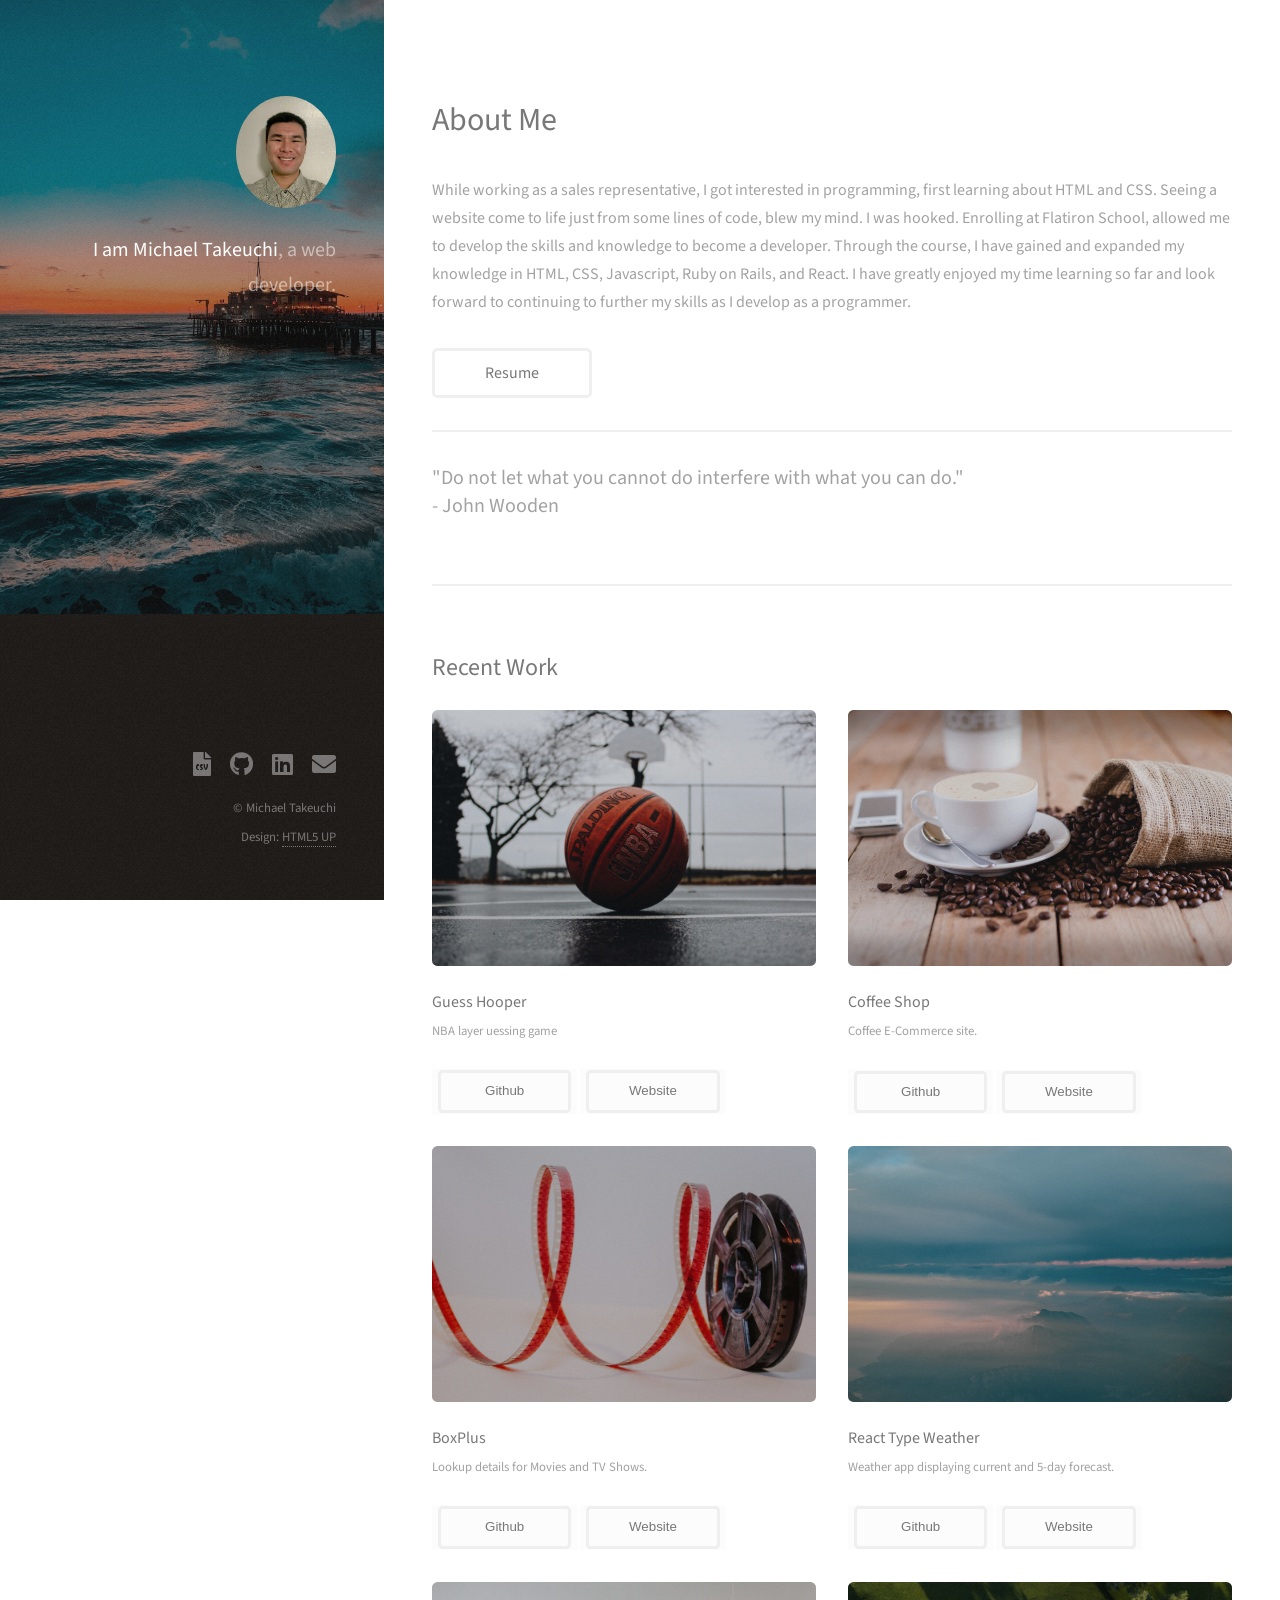
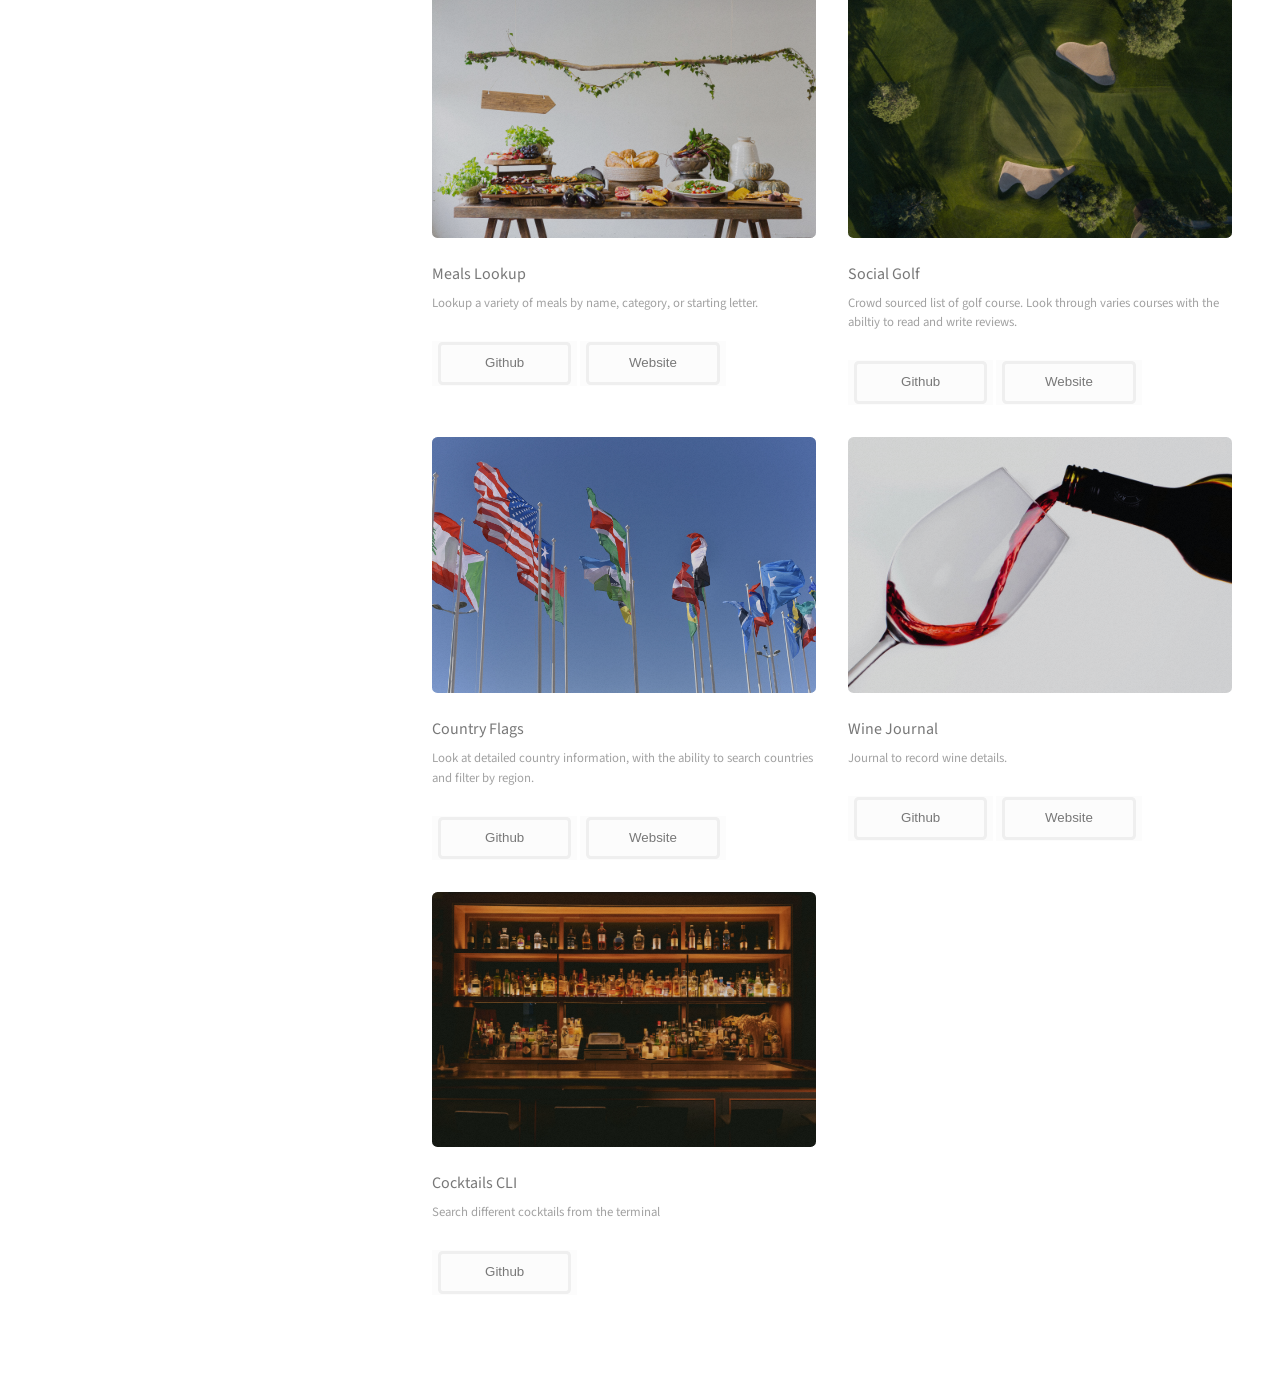
<file: index.html>
<!DOCTYPE html>

<html>
  <head>
    <title>Michael Takeuchi Portfolio</title>
    <meta charset="utf-8" />
    <meta
      name="viewport"
      content="width=device-width, initial-scale=1, user-scalable=no"
    />
    <link rel="stylesheet" href="assets/css/main.css" />
  </head>
  <body class="is-preload">
    <!-- Header -->
    <header id="header">
      <div class="inner">
        <a href="#" class="image avatar"
          ><img src="images/self-img.png" alt=""
        /></a>
        <h1>
          <strong>I am Michael Takeuchi</strong>,<br />
          a web developer.<br />
        </h1>
      </div>
    </header>

    <!-- Main -->
    <div id="main">
      <!-- One -->
      <section id="one">
        <header class="major">
          <h2>About Me</h2>
        </header>
        <p>
          While working as a sales representative, I got interested in programming, first learning about HTML and CSS. Seeing a website come to life just from some lines of code, blew my mind. I was hooked. Enrolling at Flatiron School, allowed me to develop the skills and knowledge to become a developer. Through the course, I have gained and expanded my knowledge in HTML, CSS, Javascript, Ruby on Rails, and React. I have greatly enjoyed my time learning so far and look forward to continuing to further my skills as I develop as a programmer.
        </p>

        <ul class="actions">
          <li>
            <a href="assets/pdfs/Michael-Takeuchi-Resume.pdf" class="button" target="_blank">Resume</a>
          </li>
        </ul>
      </section>

      <!-- Four -->
      <div>
        <hr />
        <p class="quote">
          "Do not let what you cannot do interfere with what you can do."<br />
          - John Wooden
        </p>
      </div>

      <!-- Two -->
      <section id="two">
        <h2>Recent Work</h2>
        <div class="row">
          <article class="col-6 col-12-xsmall work-item">
            <a href="images/basketball-court.jpg" class="image fit thumb"
              ><img src="images/basketball-court.jpg" alt="" class="preview"
            /></a>
            <h3>Guess Hooper</h3>
            <p>NBA layer uessing game</p>
			      <br />
            <button>
              <a
                href="https://github.com/mmtakeuchi/guess-hooper"
                target="_blank"
                class="button"
                >Github</a
              >
            </button>
            <button>
              <a
                href="https://guess-hooper.netlify.app/"
                target="_blank"
                class="button"
                >Website</a
              >
            </button>
          </article>
          <article class="col-6 col-12-xsmall work-item">
            <a href="images/coffee.jpg" class="image fit thumb"
              ><img src="images/coffee.jpg" alt="" class="preview"
            /></a>
            <h3>Coffee Shop</h3>
            <p>Coffee E-Commerce site.</p>
			      <br />
            <button>
              <a
                href="https://github.com/mmtakeuchi/coffeeMERN"
                target="_blank"
                class="button"
                >Github</a
              >
            </button>
            <button>
              <a
                href="https://radiant-plateau-95041.herokuapp.com/"
                target="_blank"
                class="button"
                >Website</a
              >
            </button>
          </article>
          <article class="col-6 col-12-xsmall work-item">
            <a href="images/film.jpg" class="image fit thumb"
              ><img src="images/film.jpg" alt="" class="preview"
            /></a>
            <h3>BoxPlus</h3>
            <p>Lookup details for Movies and TV Shows.</p>
			      <br />
            <button>
              <a
                href="https://github.com/mmtakeuchi/boxplus"
                target="_blank"
                class="button"
                >Github</a
              >
            </button>
            <button>
              <a
                href="https://boxplus.netlify.app/"
                target="_blank"
                class="button"
                >Website</a
              >
            </button>
          </article>
          <article class="col-6 col-12-xsmall work-item">
            <a href="images/sky_background.jpg" class="image fit thumb"
              ><img src="images/sky_background.jpg" alt="" class="preview"
            /></a>
            <h3>React Type Weather</h3>
            <p>Weather app displaying current and 5-day forecast.</p>
			<br />
            <button>
              <a
                href="https://github.com/mmtakeuchi/type-weather"
                target="_blank"
                class="button"
                >Github</a
              >
            </button>
            <button>
              <a
                href="https://react-type-weather.netlify.app/"
                target="_blank"
                class="button"
                >Website</a
              >
            </button>
          </article>
          <article class="col-6 col-12-xsmall work-item">
            <a href="images/food-table.jpg" class="image fit thumb"
              ><img src="images/food-table.jpg" alt="" class="preview"
            /></a>
            <h3>Meals Lookup</h3>
            <p>
              Lookup a variety of meals by name, category, or starting letter.
            </p>
			      <br />
            <button>
              <a
                href="https://github.com/mmtakeuchi/meals-db"
                target="_blank"
                class="button"
                >Github</a
              >
            </button>
            <button>
              <a
                href="https://meals-lookup-react.netlify.app/"
                target="_blank"
                class="button"
                >Website</a
              >
            </button>
          </article>
          <article class="col-6 col-12-xsmall work-item">
            <a href="images/golf.jpg" class="image fit thumb"
              ><img src="images/golf.jpg" alt="" class="preview"
            /></a>
            <h3>Social Golf</h3>
            <p>
              Crowd sourced list of golf course. Look through varies courses
              with the abiltiy to read and write reviews.
            </p>
			<br />
            <button>
              <a
                href="https://github.com/mmtakeuchi/yelp_golf"
                target="_blank"
                class="button"
                >Github</a
              >
            </button>
            <button>
              <a
                href="https://salty-spire-23187.herokuapp.com/"
                target="_blank"
                class="button"
                >Website</a
              >
            </button>
          </article>
          <article class="col-6 col-12-xsmall work-item">
            <a href="images/country-flags.jpg" class="image fit thumb"
              ><img src="images/country-flags.jpg" alt="" class="preview"
            /></a>
            <h3>Country Flags</h3>
            <p>Look at detailed country information, with the ability to search countries and filter by region.</p>
			<br />
            <button>
              <a
                href="https://github.com/mmtakeuchi/rest_countries_api_fm"
                target="_blank"
                class="button"
                >Github</a
              >
            </button>
            <button>
              <a
                href="https://country-flags-react.netlify.app/"
                target="_blank"
                class="button"
                >Website</a
              >
            </button>
          </article>
          <article class="col-6 col-12-xsmall work-item">
            <a href="images/wine-pour.jpg" class="image fit thumb">
              <img src="images/wine-pour.jpg" alt="" class="preview"
            /></a>
            <h3>Wine Journal</h3>
            <p>Journal to record wine details.</p>
            <br />
            <button>
              <a
                href="https://github.com/mmtakeuchi/wine-client"
                target="_blank"
                class="button"
                >Github</a
              >
            </button>
            <button>
              <a
                href="https://wine-journal-client.herokuapp.com/"
                target="_blank"
                class="button"
                >Website</a
              >
            </button>
          </article>
          <article class="col-6 col-12-xsmall work-item">
            <a href="images/backbar.jpg" class="image fit thumb"
              ><img src="images/backbar.jpg" alt="" class="preview"
            /></a>
            <h3>Cocktails CLI</h3>
            <p>Search different cocktails from the terminal</p>
			<br />
            <button>
              <a
                href="https://github.com/mmtakeuchi/flat_cocktails"
                target="_blank"
                class="button"
                >Github</a
              >
            </button>

          </article>
        </div>
        <!-- <ul class="actions">
          <li><a href="#" class="button">Full Portfolio</a></li>
        </ul> -->
      </section>

      <!-- Three -->
      <!-- <section id="three">
        <h2>Get In Touch</h2>
        <p>
          Accumsan pellentesque commodo blandit enim arcu non at amet id arcu
          magna. Accumsan orci faucibus id eu lorem semper nunc nisi lorem
          vulputate lorem neque lorem ipsum dolor.
        </p>
        <div class="row">
          <div class="col-8 col-12-small">
            <form method="post" action="#">
              <div class="row gtr-uniform gtr-50">
                <div class="col-6 col-12-xsmall">
                  <input type="text" name="name" id="name" placeholder="Name" />
                </div>
                <div class="col-6 col-12-xsmall">
                  <input
                    type="email"
                    name="email"
                    id="email"
                    placeholder="Email"
                  />
                </div>
                <div class="col-12">
                  <textarea
                    name="message"
                    id="message"
                    placeholder="Message"
                    rows="4"
                  ></textarea>
                </div>
              </div>
            </form>
            <ul class="actions">
              <li><input type="submit" value="Send Message" /></li>
            </ul>
          </div>
          <div class="col-4 col-12-small">
            <ul class="labeled-icons">
              <li>
                <h3 class="icon solid fa-home">
                  <span class="label">Address</span>
                </h3>
                1234 Somewhere Rd.<br />
                Nashville, TN 00000<br />
                United States
              </li>
              <li>
                <h3 class="icon solid fa-mobile-alt">
                  <span class="label">Phone</span>
                </h3>
              </li>
              <li>
                <h3 class="icon solid fa-envelope">
                  <span class="label">Email</span>
                </h3>
                <a href="#">hello@untitled.tld</a>
              </li>
            </ul>
          </div>
        </div>
      </section> -->

    <!-- Footer -->
    <footer id="footer">
      <div class="inner">
        <ul class="icons">
          <li>
            <a href="assets/pdfs/Michael-Takeuchi-Resume.pdf" class="icon solid fa-file-csv" target="_blank"
              ><span class="label">Resume</span></a
            >
          </li>
          <li>
            <a
              href="https://github.com/mmtakeuchi"
              class="icon brands fa-github"
              ><span class="label">Github</span></a
            >
          </li>
          <li>
            <a
              href="https://www.linkedin.com/in/michaeltakeuchi/"
              class="icon brands fa-linkedin"
              ><span class="label">LinkedIn</span></a
            >
          </li>
          <li>
            <a href="mailto:mikemtaki@gmail.com" class="icon solid fa-envelope"
              ><span class="label">Email</span></a
            >
          </li>
        </ul>
        <ul class="copyright">
          <li>&copy; Michael Takeuchi</li>
          <li>Design: <a href="http://html5up.net">HTML5 UP</a></li>
        </ul>
      </div>
    </footer>

    <!-- Scripts -->
    <script src="assets/js/jquery.min.js"></script>
    <script src="assets/js/jquery.poptrox.min.js"></script>
    <script src="assets/js/browser.min.js"></script>
    <script src="assets/js/breakpoints.min.js"></script>
    <script src="assets/js/util.js"></script>
    <script src="assets/js/main.js"></script>
  </body>
</html>
</file>
<file: assets/css/main.css>
@import url("fontawesome-all.min.css");
@import url("https://fonts.googleapis.com/css?family=Source+Sans+Pro:400,400italic");

/*
	Strata by HTML5 UP
	html5up.net | @ajlkn
	Free for personal and commercial use under the CCA 3.0 license (html5up.net/license)
*/

html,
body,
div,
span,
applet,
object,
iframe,
h1,
h2,
h3,
h4,
h5,
h6,
p,
blockquote,
pre,
a,
abbr,
acronym,
address,
big,
cite,
code,
del,
dfn,
em,
img,
ins,
kbd,
q,
s,
samp,
small,
strike,
strong,
sub,
sup,
tt,
var,
b,
u,
i,
center,
dl,
dt,
dd,
ol,
ul,
li,
fieldset,
form,
label,
legend,
table,
caption,
tbody,
tfoot,
thead,
tr,
th,
td,
article,
aside,
canvas,
details,
embed,
figure,
figcaption,
footer,
header,
hgroup,
menu,
nav,
output,
ruby,
section,
summary,
time,
mark,
audio,
video {
  margin: 0;
  padding: 0;
  border: 0;
  font-size: 100%;
  font: inherit;
  vertical-align: baseline;
}

article,
aside,
details,
figcaption,
figure,
footer,
header,
hgroup,
menu,
nav,
section {
  display: block;
}

body {
  line-height: 1;
}

ol,
ul {
  list-style: none;
}

blockquote,
q {
  quotes: none;
}

blockquote:before,
blockquote:after,
q:before,
q:after {
  content: "";
  content: none;
}

table {
  border-collapse: collapse;
  border-spacing: 0;
}

body {
  -webkit-text-size-adjust: none;
}

mark {
  background-color: transparent;
  color: inherit;
}

input::-moz-focus-inner {
  border: 0;
  padding: 0;
}

input,
select,
textarea {
  -moz-appearance: none;
  -webkit-appearance: none;
  -ms-appearance: none;
  appearance: none;
}

/* Basic */

html {
  box-sizing: border-box;
}

*,
*:before,
*:after {
  box-sizing: inherit;
}

body {
  background: #fff;
}

body.is-preload *,
body.is-preload *:before,
body.is-preload *:after {
  -moz-animation: none !important;
  -webkit-animation: none !important;
  -ms-animation: none !important;
  animation: none !important;
  -moz-transition: none !important;
  -webkit-transition: none !important;
  -ms-transition: none !important;
  transition: none !important;
}

body,
input,
select,
textarea {
  color: #a2a2a2;
  font-family: "Source Sans Pro", Helvetica, sans-serif;
  font-size: 16pt;
  font-weight: 400;
  line-height: 1.75em;
}

a {
  -moz-transition: color 0.2s ease-in-out, border-color 0.2s ease-in-out;
  -webkit-transition: color 0.2s ease-in-out, border-color 0.2s ease-in-out;
  -ms-transition: color 0.2s ease-in-out, border-color 0.2s ease-in-out;
  transition: color 0.2s ease-in-out, border-color 0.2s ease-in-out;
  border-bottom: dotted 1px;
  color: #49bf9d;
  text-decoration: none;
}

a:hover {
  border-bottom-color: transparent;
  color: #49bf9d !important;
  text-decoration: none;
}

strong,
b {
  color: #787878;
  font-weight: 400;
}

em,
i {
  font-style: italic;
}

p {
  margin: 0 0 2em 0;
}

h1,
h2,
h3,
h4,
h5,
h6 {
  color: #787878;
  font-weight: 400;
  line-height: 1em;
  margin: 0 0 1em 0;
}

h1 a,
h2 a,
h3 a,
h4 a,
h5 a,
h6 a {
  color: inherit;
  text-decoration: none;
}

h1 {
  font-size: 2em;
  line-height: 1.5em;
}

h2 {
  font-size: 1.5em;
  line-height: 1.5em;
}

h3 {
  font-size: 1.25em;
  line-height: 1.5em;
}

h4 {
  font-size: 1.1em;
  line-height: 1.5em;
}

h5 {
  font-size: 0.9em;
  line-height: 1.5em;
}

h6 {
  font-size: 0.7em;
  line-height: 1.5em;
}

sub {
  font-size: 0.8em;
  position: relative;
  top: 0.5em;
}

sup {
  font-size: 0.8em;
  position: relative;
  top: -0.5em;
}

hr {
  border: 0;
  border-bottom: solid 2px #efefef;
  margin: 2em 0;
}

hr.major {
  margin: 3em 0;
}

blockquote {
  border-left: solid 6px #efefef;
  font-style: italic;
  margin: 0 0 2em 0;
  padding: 0.5em 0 0.5em 1.5em;
}

code {
  background: #f7f7f7;
  border-radius: 0.35em;
  border: solid 2px #efefef;
  font-family: "Courier New", monospace;
  font-size: 0.9em;
  margin: 0 0.25em;
  padding: 0.25em 0.65em;
}

pre {
  -webkit-overflow-scrolling: touch;
  font-family: "Courier New", monospace;
  font-size: 0.9em;
  margin: 0 0 2em 0;
}

pre code {
  display: block;
  line-height: 1.75em;
  padding: 1em 1.5em;
  overflow-x: auto;
}

.align-left {
  text-align: left;
}

.align-center {
  text-align: center;
}

.align-right {
  text-align: right;
}

button {
  border: none;
  background: rgba(0, 0, 0, 0.01);
}

.quote {
  margin: 0;
  padding: 0;
  font-size: 1.25em;
}
/* Container */

.container {
  margin: 0 auto;
  max-width: calc(100% - 4em);
  width: 100%;
}

.container.xsmall {
  width: 25%;
}

.container.small {
  width: 50%;
}

.container.medium {
  width: 75%;
}

.container.large {
  width: 125%;
}

.container.xlarge {
  width: 150%;
}

.container.max {
  width: 100%;
}

@media screen and (max-width: 980px) {
  .container {
    width: 100% !important;
    max-width: 100% !important;
  }
}

@media screen and (max-width: 480px) {
  .container {
    max-width: calc(100% - 3em);
  }
}

/* Row */

.row {
  display: flex;
  flex-wrap: wrap;
  box-sizing: border-box;
  align-items: stretch;
}

.row > * {
  box-sizing: border-box;
}

.row.gtr-uniform > * > :last-child {
  margin-bottom: 0;
}

.row.aln-left {
  justify-content: flex-start;
}

.row.aln-center {
  justify-content: center;
}

.row.aln-right {
  justify-content: flex-end;
}

.row.aln-top {
  align-items: flex-start;
}

.row.aln-middle {
  align-items: center;
}

.row.aln-bottom {
  align-items: flex-end;
}

.row > .imp {
  order: -1;
}

.row > .col-1 {
  width: 8.33333%;
}

.row > .off-1 {
  margin-left: 8.33333%;
}

.row > .col-2 {
  width: 16.66667%;
}

.row > .off-2 {
  margin-left: 16.66667%;
}

.row > .col-3 {
  width: 25%;
}

.row > .off-3 {
  margin-left: 25%;
}

.row > .col-4 {
  width: 33.33333%;
}

.row > .off-4 {
  margin-left: 33.33333%;
}

.row > .col-5 {
  width: 41.66667%;
}

.row > .off-5 {
  margin-left: 41.66667%;
}

.row > .col-6 {
  width: 50%;
}

.row > .off-6 {
  margin-left: 50%;
}

.row > .col-7 {
  width: 58.33333%;
}

.row > .off-7 {
  margin-left: 58.33333%;
}

.row > .col-8 {
  width: 66.66667%;
}

.row > .off-8 {
  margin-left: 66.66667%;
}

.row > .col-9 {
  width: 75%;
}

.row > .off-9 {
  margin-left: 75%;
}

.row > .col-10 {
  width: 83.33333%;
}

.row > .off-10 {
  margin-left: 83.33333%;
}

.row > .col-11 {
  width: 91.66667%;
}

.row > .off-11 {
  margin-left: 91.66667%;
}

.row > .col-12 {
  width: 100%;
}

.row > .off-12 {
  margin-left: 100%;
}

.row.gtr-0 {
  margin-top: 0;
  margin-left: 0em;
}

.row.gtr-0 > * {
  padding: 0 0 0 0em;
}

.row.gtr-0.gtr-uniform {
  margin-top: 0em;
}

.row.gtr-0.gtr-uniform > * {
  padding-top: 0em;
}

.row.gtr-25 {
  margin-top: 0;
  margin-left: -0.625em;
}

.row.gtr-25 > * {
  padding: 0 0 0 0.625em;
}

.row.gtr-25.gtr-uniform {
  margin-top: -0.625em;
}

.row.gtr-25.gtr-uniform > * {
  padding-top: 0.625em;
}

.row.gtr-50 {
  margin-top: 0;
  margin-left: -1.25em;
}

.row.gtr-50 > * {
  padding: 0 0 0 1.25em;
}

.row.gtr-50.gtr-uniform {
  margin-top: -1.25em;
}

.row.gtr-50.gtr-uniform > * {
  padding-top: 1.25em;
}

.row {
  margin-top: 0;
  margin-left: -2.5em;
}

.row > * {
  padding: 0 0 0 2.5em;
}

.row.gtr-uniform {
  margin-top: -2.5em;
}

.row.gtr-uniform > * {
  padding-top: 2.5em;
}

.row.gtr-150 {
  margin-top: 0;
  margin-left: -3.75em;
}

.row.gtr-150 > * {
  padding: 0 0 0 3.75em;
}

.row.gtr-150.gtr-uniform {
  margin-top: -3.75em;
}

.row.gtr-150.gtr-uniform > * {
  padding-top: 3.75em;
}

.row.gtr-200 {
  margin-top: 0;
  margin-left: -5em;
}

.row.gtr-200 > * {
  padding: 0 0 0 5em;
}

.row.gtr-200.gtr-uniform {
  margin-top: -5em;
}

.row.gtr-200.gtr-uniform > * {
  padding-top: 5em;
}

@media screen and (max-width: 1800px) {
  .row {
    display: flex;
    flex-wrap: wrap;
    box-sizing: border-box;
    align-items: stretch;
  }

  .row > * {
    box-sizing: border-box;
  }

  .row.gtr-uniform > * > :last-child {
    margin-bottom: 0;
  }

  .row.aln-left {
    justify-content: flex-start;
  }

  .row.aln-center {
    justify-content: center;
  }

  .row.aln-right {
    justify-content: flex-end;
  }

  .row.aln-top {
    align-items: flex-start;
  }

  .row.aln-middle {
    align-items: center;
  }

  .row.aln-bottom {
    align-items: flex-end;
  }

  .row > .imp-xlarge {
    order: -1;
  }

  .row > .col-1-xlarge {
    width: 8.33333%;
  }

  .row > .off-1-xlarge {
    margin-left: 8.33333%;
  }

  .row > .col-2-xlarge {
    width: 16.66667%;
  }

  .row > .off-2-xlarge {
    margin-left: 16.66667%;
  }

  .row > .col-3-xlarge {
    width: 25%;
  }

  .row > .off-3-xlarge {
    margin-left: 25%;
  }

  .row > .col-4-xlarge {
    width: 33.33333%;
  }

  .row > .off-4-xlarge {
    margin-left: 33.33333%;
  }

  .row > .col-5-xlarge {
    width: 41.66667%;
  }

  .row > .off-5-xlarge {
    margin-left: 41.66667%;
  }

  .row > .col-6-xlarge {
    width: 50%;
  }

  .row > .off-6-xlarge {
    margin-left: 50%;
  }

  .row > .col-7-xlarge {
    width: 58.33333%;
  }

  .row > .off-7-xlarge {
    margin-left: 58.33333%;
  }

  .row > .col-8-xlarge {
    width: 66.66667%;
  }

  .row > .off-8-xlarge {
    margin-left: 66.66667%;
  }

  .row > .col-9-xlarge {
    width: 75%;
  }

  .row > .off-9-xlarge {
    margin-left: 75%;
  }

  .row > .col-10-xlarge {
    width: 83.33333%;
  }

  .row > .off-10-xlarge {
    margin-left: 83.33333%;
  }

  .row > .col-11-xlarge {
    width: 91.66667%;
  }

  .row > .off-11-xlarge {
    margin-left: 91.66667%;
  }

  .row > .col-12-xlarge {
    width: 100%;
  }

  .row > .off-12-xlarge {
    margin-left: 100%;
  }

  .row.gtr-0 {
    margin-top: 0;
    margin-left: 0em;
  }

  .row.gtr-0 > * {
    padding: 0 0 0 0em;
  }

  .row.gtr-0.gtr-uniform {
    margin-top: 0em;
  }

  .row.gtr-0.gtr-uniform > * {
    padding-top: 0em;
  }

  .row.gtr-25 {
    margin-top: 0;
    margin-left: -0.625em;
  }

  .row.gtr-25 > * {
    padding: 0 0 0 0.625em;
  }

  .row.gtr-25.gtr-uniform {
    margin-top: -0.625em;
  }

  .row.gtr-25.gtr-uniform > * {
    padding-top: 0.625em;
  }

  .row.gtr-50 {
    margin-top: 0;
    margin-left: -1.25em;
  }

  .row.gtr-50 > * {
    padding: 0 0 0 1.25em;
  }

  .row.gtr-50.gtr-uniform {
    margin-top: -1.25em;
  }

  .row.gtr-50.gtr-uniform > * {
    padding-top: 1.25em;
  }

  .row {
    margin-top: 0;
    margin-left: -2.5em;
  }

  .row > * {
    padding: 0 0 0 2.5em;
  }

  .row.gtr-uniform {
    margin-top: -2.5em;
  }

  .row.gtr-uniform > * {
    padding-top: 2.5em;
  }

  .row.gtr-150 {
    margin-top: 0;
    margin-left: -3.75em;
  }

  .row.gtr-150 > * {
    padding: 0 0 0 3.75em;
  }

  .row.gtr-150.gtr-uniform {
    margin-top: -3.75em;
  }

  .row.gtr-150.gtr-uniform > * {
    padding-top: 3.75em;
  }

  .row.gtr-200 {
    margin-top: 0;
    margin-left: -5em;
  }

  .row.gtr-200 > * {
    padding: 0 0 0 5em;
  }

  .row.gtr-200.gtr-uniform {
    margin-top: -5em;
  }

  .row.gtr-200.gtr-uniform > * {
    padding-top: 5em;
  }
}

@media screen and (max-width: 1280px) {
  .row {
    display: flex;
    flex-wrap: wrap;
    box-sizing: border-box;
    align-items: stretch;
  }

  .row > * {
    box-sizing: border-box;
  }

  .row.gtr-uniform > * > :last-child {
    margin-bottom: 0;
  }

  .row.aln-left {
    justify-content: flex-start;
  }

  .row.aln-center {
    justify-content: center;
  }

  .row.aln-right {
    justify-content: flex-end;
  }

  .row.aln-top {
    align-items: flex-start;
  }

  .row.aln-middle {
    align-items: center;
  }

  .row.aln-bottom {
    align-items: flex-end;
  }

  .row > .imp-large {
    order: -1;
  }

  .row > .col-1-large {
    width: 8.33333%;
  }

  .row > .off-1-large {
    margin-left: 8.33333%;
  }

  .row > .col-2-large {
    width: 16.66667%;
  }

  .row > .off-2-large {
    margin-left: 16.66667%;
  }

  .row > .col-3-large {
    width: 25%;
  }

  .row > .off-3-large {
    margin-left: 25%;
  }

  .row > .col-4-large {
    width: 33.33333%;
  }

  .row > .off-4-large {
    margin-left: 33.33333%;
  }

  .row > .col-5-large {
    width: 41.66667%;
  }

  .row > .off-5-large {
    margin-left: 41.66667%;
  }

  .row > .col-6-large {
    width: 50%;
  }

  .row > .off-6-large {
    margin-left: 50%;
  }

  .row > .col-7-large {
    width: 58.33333%;
  }

  .row > .off-7-large {
    margin-left: 58.33333%;
  }

  .row > .col-8-large {
    width: 66.66667%;
  }

  .row > .off-8-large {
    margin-left: 66.66667%;
  }

  .row > .col-9-large {
    width: 75%;
  }

  .row > .off-9-large {
    margin-left: 75%;
  }

  .row > .col-10-large {
    width: 83.33333%;
  }

  .row > .off-10-large {
    margin-left: 83.33333%;
  }

  .row > .col-11-large {
    width: 91.66667%;
  }

  .row > .off-11-large {
    margin-left: 91.66667%;
  }

  .row > .col-12-large {
    width: 100%;
  }

  .row > .off-12-large {
    margin-left: 100%;
  }

  .row.gtr-0 {
    margin-top: 0;
    margin-left: 0em;
  }

  .row.gtr-0 > * {
    padding: 0 0 0 0em;
  }

  .row.gtr-0.gtr-uniform {
    margin-top: 0em;
  }

  .row.gtr-0.gtr-uniform > * {
    padding-top: 0em;
  }

  .row.gtr-25 {
    margin-top: 0;
    margin-left: -0.5em;
  }

  .row.gtr-25 > * {
    padding: 0 0 0 0.5em;
  }

  .row.gtr-25.gtr-uniform {
    margin-top: -0.5em;
  }

  .row.gtr-25.gtr-uniform > * {
    padding-top: 0.5em;
  }

  .row.gtr-50 {
    margin-top: 0;
    margin-left: -1em;
  }

  .row.gtr-50 > * {
    padding: 0 0 0 1em;
  }

  .row.gtr-50.gtr-uniform {
    margin-top: -1em;
  }

  .row.gtr-50.gtr-uniform > * {
    padding-top: 1em;
  }

  .row {
    margin-top: 0;
    margin-left: -2em;
  }

  .row > * {
    padding: 0 0 0 2em;
  }

  .row.gtr-uniform {
    margin-top: -2em;
  }

  .row.gtr-uniform > * {
    padding-top: 2em;
  }

  .row.gtr-150 {
    margin-top: 0;
    margin-left: -3em;
  }

  .row.gtr-150 > * {
    padding: 0 0 0 3em;
  }

  .row.gtr-150.gtr-uniform {
    margin-top: -3em;
  }

  .row.gtr-150.gtr-uniform > * {
    padding-top: 3em;
  }

  .row.gtr-200 {
    margin-top: 0;
    margin-left: -4em;
  }

  .row.gtr-200 > * {
    padding: 0 0 0 4em;
  }

  .row.gtr-200.gtr-uniform {
    margin-top: -4em;
  }

  .row.gtr-200.gtr-uniform > * {
    padding-top: 4em;
  }
}

@media screen and (max-width: 980px) {
  .row {
    display: flex;
    flex-wrap: wrap;
    box-sizing: border-box;
    align-items: stretch;
  }

  .row > * {
    box-sizing: border-box;
  }

  .row.gtr-uniform > * > :last-child {
    margin-bottom: 0;
  }

  .row.aln-left {
    justify-content: flex-start;
  }

  .row.aln-center {
    justify-content: center;
  }

  .row.aln-right {
    justify-content: flex-end;
  }

  .row.aln-top {
    align-items: flex-start;
  }

  .row.aln-middle {
    align-items: center;
  }

  .row.aln-bottom {
    align-items: flex-end;
  }

  .row > .imp-medium {
    order: -1;
  }

  .row > .col-1-medium {
    width: 8.33333%;
  }

  .row > .off-1-medium {
    margin-left: 8.33333%;
  }

  .row > .col-2-medium {
    width: 16.66667%;
  }

  .row > .off-2-medium {
    margin-left: 16.66667%;
  }

  .row > .col-3-medium {
    width: 25%;
  }

  .row > .off-3-medium {
    margin-left: 25%;
  }

  .row > .col-4-medium {
    width: 33.33333%;
  }

  .row > .off-4-medium {
    margin-left: 33.33333%;
  }

  .row > .col-5-medium {
    width: 41.66667%;
  }

  .row > .off-5-medium {
    margin-left: 41.66667%;
  }

  .row > .col-6-medium {
    width: 50%;
  }

  .row > .off-6-medium {
    margin-left: 50%;
  }

  .row > .col-7-medium {
    width: 58.33333%;
  }

  .row > .off-7-medium {
    margin-left: 58.33333%;
  }

  .row > .col-8-medium {
    width: 66.66667%;
  }

  .row > .off-8-medium {
    margin-left: 66.66667%;
  }

  .row > .col-9-medium {
    width: 75%;
  }

  .row > .off-9-medium {
    margin-left: 75%;
  }

  .row > .col-10-medium {
    width: 83.33333%;
  }

  .row > .off-10-medium {
    margin-left: 83.33333%;
  }

  .row > .col-11-medium {
    width: 91.66667%;
  }

  .row > .off-11-medium {
    margin-left: 91.66667%;
  }

  .row > .col-12-medium {
    width: 100%;
  }

  .row > .off-12-medium {
    margin-left: 100%;
  }

  .row.gtr-0 {
    margin-top: 0;
    margin-left: 0em;
  }

  .row.gtr-0 > * {
    padding: 0 0 0 0em;
  }

  .row.gtr-0.gtr-uniform {
    margin-top: 0em;
  }

  .row.gtr-0.gtr-uniform > * {
    padding-top: 0em;
  }

  .row.gtr-25 {
    margin-top: 0;
    margin-left: -0.5em;
  }

  .row.gtr-25 > * {
    padding: 0 0 0 0.5em;
  }

  .row.gtr-25.gtr-uniform {
    margin-top: -0.5em;
  }

  .row.gtr-25.gtr-uniform > * {
    padding-top: 0.5em;
  }

  .row.gtr-50 {
    margin-top: 0;
    margin-left: -1em;
  }

  .row.gtr-50 > * {
    padding: 0 0 0 1em;
  }

  .row.gtr-50.gtr-uniform {
    margin-top: -1em;
  }

  .row.gtr-50.gtr-uniform > * {
    padding-top: 1em;
  }

  .row {
    margin-top: 0;
    margin-left: -2em;
  }

  .row > * {
    padding: 0 0 0 2em;
  }

  .row.gtr-uniform {
    margin-top: -2em;
  }

  .row.gtr-uniform > * {
    padding-top: 2em;
  }

  .row.gtr-150 {
    margin-top: 0;
    margin-left: -3em;
  }

  .row.gtr-150 > * {
    padding: 0 0 0 3em;
  }

  .row.gtr-150.gtr-uniform {
    margin-top: -3em;
  }

  .row.gtr-150.gtr-uniform > * {
    padding-top: 3em;
  }

  .row.gtr-200 {
    margin-top: 0;
    margin-left: -4em;
  }

  .row.gtr-200 > * {
    padding: 0 0 0 4em;
  }

  .row.gtr-200.gtr-uniform {
    margin-top: -4em;
  }

  .row.gtr-200.gtr-uniform > * {
    padding-top: 4em;
  }
}

@media screen and (max-width: 736px) {
  .row {
    display: flex;
    flex-wrap: wrap;
    box-sizing: border-box;
    align-items: stretch;
  }

  .row > * {
    box-sizing: border-box;
  }

  .row.gtr-uniform > * > :last-child {
    margin-bottom: 0;
  }

  .row.aln-left {
    justify-content: flex-start;
  }

  .row.aln-center {
    justify-content: center;
  }

  .row.aln-right {
    justify-content: flex-end;
  }

  .row.aln-top {
    align-items: flex-start;
  }

  .row.aln-middle {
    align-items: center;
  }

  .row.aln-bottom {
    align-items: flex-end;
  }

  .row > .imp-small {
    order: -1;
  }

  .row > .col-1-small {
    width: 8.33333%;
  }

  .row > .off-1-small {
    margin-left: 8.33333%;
  }

  .row > .col-2-small {
    width: 16.66667%;
  }

  .row > .off-2-small {
    margin-left: 16.66667%;
  }

  .row > .col-3-small {
    width: 25%;
  }

  .row > .off-3-small {
    margin-left: 25%;
  }

  .row > .col-4-small {
    width: 33.33333%;
  }

  .row > .off-4-small {
    margin-left: 33.33333%;
  }

  .row > .col-5-small {
    width: 41.66667%;
  }

  .row > .off-5-small {
    margin-left: 41.66667%;
  }

  .row > .col-6-small {
    width: 50%;
  }

  .row > .off-6-small {
    margin-left: 50%;
  }

  .row > .col-7-small {
    width: 58.33333%;
  }

  .row > .off-7-small {
    margin-left: 58.33333%;
  }

  .row > .col-8-small {
    width: 66.66667%;
  }

  .row > .off-8-small {
    margin-left: 66.66667%;
  }

  .row > .col-9-small {
    width: 75%;
  }

  .row > .off-9-small {
    margin-left: 75%;
  }

  .row > .col-10-small {
    width: 83.33333%;
  }

  .row > .off-10-small {
    margin-left: 83.33333%;
  }

  .row > .col-11-small {
    width: 91.66667%;
  }

  .row > .off-11-small {
    margin-left: 91.66667%;
  }

  .row > .col-12-small {
    width: 100%;
  }

  .row > .off-12-small {
    margin-left: 100%;
  }

  .row.gtr-0 {
    margin-top: 0;
    margin-left: 0em;
  }

  .row.gtr-0 > * {
    padding: 0 0 0 0em;
  }

  .row.gtr-0.gtr-uniform {
    margin-top: 0em;
  }

  .row.gtr-0.gtr-uniform > * {
    padding-top: 0em;
  }

  .row.gtr-25 {
    margin-top: 0;
    margin-left: -0.375em;
  }

  .row.gtr-25 > * {
    padding: 0 0 0 0.375em;
  }

  .row.gtr-25.gtr-uniform {
    margin-top: -0.375em;
  }

  .row.gtr-25.gtr-uniform > * {
    padding-top: 0.375em;
  }

  .row.gtr-50 {
    margin-top: 0;
    margin-left: -0.75em;
  }

  .row.gtr-50 > * {
    padding: 0 0 0 0.75em;
  }

  .row.gtr-50.gtr-uniform {
    margin-top: -0.75em;
  }

  .row.gtr-50.gtr-uniform > * {
    padding-top: 0.75em;
  }

  .row {
    margin-top: 0;
    margin-left: -1.5em;
  }

  .row > * {
    padding: 0 0 0 1.5em;
  }

  .row.gtr-uniform {
    margin-top: -1.5em;
  }

  .row.gtr-uniform > * {
    padding-top: 1.5em;
  }

  .row.gtr-150 {
    margin-top: 0;
    margin-left: -2.25em;
  }

  .row.gtr-150 > * {
    padding: 0 0 0 2.25em;
  }

  .row.gtr-150.gtr-uniform {
    margin-top: -2.25em;
  }

  .row.gtr-150.gtr-uniform > * {
    padding-top: 2.25em;
  }

  .row.gtr-200 {
    margin-top: 0;
    margin-left: -3em;
  }

  .row.gtr-200 > * {
    padding: 0 0 0 3em;
  }

  .row.gtr-200.gtr-uniform {
    margin-top: -3em;
  }

  .row.gtr-200.gtr-uniform > * {
    padding-top: 3em;
  }
}

@media screen and (max-width: 480px) {
  .row {
    display: flex;
    flex-wrap: wrap;
    box-sizing: border-box;
    align-items: stretch;
  }

  .row > * {
    box-sizing: border-box;
  }

  .row.gtr-uniform > * > :last-child {
    margin-bottom: 0;
  }

  .row.aln-left {
    justify-content: flex-start;
  }

  .row.aln-center {
    justify-content: center;
  }

  .row.aln-right {
    justify-content: flex-end;
  }

  .row.aln-top {
    align-items: flex-start;
  }

  .row.aln-middle {
    align-items: center;
  }

  .row.aln-bottom {
    align-items: flex-end;
  }

  .row > .imp-xsmall {
    order: -1;
  }

  .row > .col-1-xsmall {
    width: 8.33333%;
  }

  .row > .off-1-xsmall {
    margin-left: 8.33333%;
  }

  .row > .col-2-xsmall {
    width: 16.66667%;
  }

  .row > .off-2-xsmall {
    margin-left: 16.66667%;
  }

  .row > .col-3-xsmall {
    width: 25%;
  }

  .row > .off-3-xsmall {
    margin-left: 25%;
  }

  .row > .col-4-xsmall {
    width: 33.33333%;
  }

  .row > .off-4-xsmall {
    margin-left: 33.33333%;
  }

  .row > .col-5-xsmall {
    width: 41.66667%;
  }

  .row > .off-5-xsmall {
    margin-left: 41.66667%;
  }

  .row > .col-6-xsmall {
    width: 50%;
  }

  .row > .off-6-xsmall {
    margin-left: 50%;
  }

  .row > .col-7-xsmall {
    width: 58.33333%;
  }

  .row > .off-7-xsmall {
    margin-left: 58.33333%;
  }

  .row > .col-8-xsmall {
    width: 66.66667%;
  }

  .row > .off-8-xsmall {
    margin-left: 66.66667%;
  }

  .row > .col-9-xsmall {
    width: 75%;
  }

  .row > .off-9-xsmall {
    margin-left: 75%;
  }

  .row > .col-10-xsmall {
    width: 83.33333%;
  }

  .row > .off-10-xsmall {
    margin-left: 83.33333%;
  }

  .row > .col-11-xsmall {
    width: 91.66667%;
  }

  .row > .off-11-xsmall {
    margin-left: 91.66667%;
  }

  .row > .col-12-xsmall {
    width: 100%;
  }

  .row > .off-12-xsmall {
    margin-left: 100%;
  }

  .row.gtr-0 {
    margin-top: 0;
    margin-left: 0em;
  }

  .row.gtr-0 > * {
    padding: 0 0 0 0em;
  }

  .row.gtr-0.gtr-uniform {
    margin-top: 0em;
  }

  .row.gtr-0.gtr-uniform > * {
    padding-top: 0em;
  }

  .row.gtr-25 {
    margin-top: 0;
    margin-left: -0.375em;
  }

  .row.gtr-25 > * {
    padding: 0 0 0 0.375em;
  }

  .row.gtr-25.gtr-uniform {
    margin-top: -0.375em;
  }

  .row.gtr-25.gtr-uniform > * {
    padding-top: 0.375em;
  }

  .row.gtr-50 {
    margin-top: 0;
    margin-left: -0.75em;
  }

  .row.gtr-50 > * {
    padding: 0 0 0 0.75em;
  }

  .row.gtr-50.gtr-uniform {
    margin-top: -0.75em;
  }

  .row.gtr-50.gtr-uniform > * {
    padding-top: 0.75em;
  }

  .row {
    margin-top: 0;
    margin-left: -1.5em;
  }

  .row > * {
    padding: 0 0 0 1.5em;
  }

  .row.gtr-uniform {
    margin-top: -1.5em;
  }

  .row.gtr-uniform > * {
    padding-top: 1.5em;
  }

  .row.gtr-150 {
    margin-top: 0;
    margin-left: -2.25em;
  }

  .row.gtr-150 > * {
    padding: 0 0 0 2.25em;
  }

  .row.gtr-150.gtr-uniform {
    margin-top: -2.25em;
  }

  .row.gtr-150.gtr-uniform > * {
    padding-top: 2.25em;
  }

  .row.gtr-200 {
    margin-top: 0;
    margin-left: -3em;
  }

  .row.gtr-200 > * {
    padding: 0 0 0 3em;
  }

  .row.gtr-200.gtr-uniform {
    margin-top: -3em;
  }

  .row.gtr-200.gtr-uniform > * {
    padding-top: 3em;
  }
}

/* Section/Article */

section.special,
article.special {
  text-align: center;
}

header p {
  color: #b2b2b2;
  position: relative;
  margin: 0 0 1.5em 0;
}

header h2 + p {
  font-size: 1.25em;
  margin-top: -1em;
  line-height: 1.5em;
}

header h3 + p {
  font-size: 1.1em;
  margin-top: -0.8em;
  line-height: 1.5em;
}

header h4 + p,
header h5 + p,
header h6 + p {
  font-size: 0.9em;
  margin-top: -0.6em;
  line-height: 1.5em;
}

header.major h2 {
  font-size: 2em;
}

/* Form */

form {
  margin: 0 0 2em 0;
}

label {
  color: #787878;
  display: block;
  font-size: 0.9em;
  font-weight: 400;
  margin: 0 0 1em 0;
}

input[type="text"],
input[type="password"],
input[type="email"],
select,
textarea {
  -moz-appearance: none;
  -webkit-appearance: none;
  -ms-appearance: none;
  appearance: none;
  background: #f7f7f7;
  border-radius: 0.35em;
  border: solid 2px transparent;
  color: inherit;
  display: block;
  outline: 0;
  padding: 0 0.75em;
  text-decoration: none;
  width: 100%;
}

input[type="text"]:invalid,
input[type="password"]:invalid,
input[type="email"]:invalid,
select:invalid,
textarea:invalid {
  box-shadow: none;
}

input[type="text"]:focus,
input[type="password"]:focus,
input[type="email"]:focus,
select:focus,
textarea:focus {
  border-color: #49bf9d;
}

select {
  background-image: url("data:image/svg+xml;charset=utf8,%3Csvg xmlns='http://www.w3.org/2000/svg' width='40' height='40' preserveAspectRatio='none' viewBox='0 0 40 40'%3E%3Cpath d='M9.4,12.3l10.4,10.4l10.4-10.4c0.2-0.2,0.5-0.4,0.9-0.4c0.3,0,0.6,0.1,0.9,0.4l3.3,3.3c0.2,0.2,0.4,0.5,0.4,0.9 c0,0.4-0.1,0.6-0.4,0.9L20.7,31.9c-0.2,0.2-0.5,0.4-0.9,0.4c-0.3,0-0.6-0.1-0.9-0.4L4.3,17.3c-0.2-0.2-0.4-0.5-0.4-0.9 c0-0.4,0.1-0.6,0.4-0.9l3.3-3.3c0.2-0.2,0.5-0.4,0.9-0.4S9.1,12.1,9.4,12.3z' fill='%23dfdfdf' /%3E%3C/svg%3E");
  background-size: 1.25rem;
  background-repeat: no-repeat;
  background-position: calc(100% - 1rem) center;
  height: 2.75em;
  padding-right: 2.75em;
  text-overflow: ellipsis;
}

select option {
  color: #787878;
  background: #fff;
}

select:focus::-ms-value {
  background-color: transparent;
}

select::-ms-expand {
  display: none;
}

input[type="text"],
input[type="password"],
input[type="email"],
select {
  height: 2.75em;
}

textarea {
  padding: 0.75em;
}

input[type="checkbox"],
input[type="radio"] {
  -moz-appearance: none;
  -webkit-appearance: none;
  -ms-appearance: none;
  appearance: none;
  display: block;
  float: left;
  margin-right: -2em;
  opacity: 0;
  width: 1em;
  z-index: -1;
}

input[type="checkbox"] + label,
input[type="radio"] + label {
  text-decoration: none;
  color: #a2a2a2;
  cursor: pointer;
  display: inline-block;
  font-size: 1em;
  font-weight: 400;
  padding-left: 2.4em;
  padding-right: 0.75em;
  position: relative;
}

input[type="checkbox"] + label:before,
input[type="radio"] + label:before {
  -moz-osx-font-smoothing: grayscale;
  -webkit-font-smoothing: antialiased;
  display: inline-block;
  font-style: normal;
  font-variant: normal;
  text-rendering: auto;
  line-height: 1;
  text-transform: none !important;
  font-family: "Font Awesome 5 Free";
  font-weight: 900;
}

input[type="checkbox"] + label:before,
input[type="radio"] + label:before {
  background: #f7f7f7;
  border-radius: 0.35em;
  border: solid 2px transparent;
  content: "";
  display: inline-block;
  font-size: 0.8em;
  height: 2.0625em;
  left: 0;
  line-height: 1.85625em;
  position: absolute;
  text-align: center;
  top: 0;
  width: 2.0625em;
}

input[type="checkbox"]:checked + label:before,
input[type="radio"]:checked + label:before {
  background: #787878;
  border-color: #787878;
  color: #fff;
  content: "\f00c";
}

input[type="checkbox"]:focus + label:before,
input[type="radio"]:focus + label:before {
  border-color: #49bf9d;
}

input[type="checkbox"] + label:before {
  border-radius: 0.35em;
}

input[type="radio"] + label:before {
  border-radius: 100%;
}

::-webkit-input-placeholder {
  color: #b2b2b2 !important;
  opacity: 1;
}

:-moz-placeholder {
  color: #b2b2b2 !important;
  opacity: 1;
}

::-moz-placeholder {
  color: #b2b2b2 !important;
  opacity: 1;
}

:-ms-input-placeholder {
  color: #b2b2b2 !important;
  opacity: 1;
}

/* Box */

.box {
  border-radius: 0.35em;
  border: solid 2px #efefef;
  margin-bottom: 2em;
  padding: 1.5em;
}

.box > :last-child,
.box > :last-child > :last-child,
.box > :last-child > :last-child > :last-child {
  margin-bottom: 0;
}

.box.alt {
  border: 0;
  border-radius: 0;
  padding: 0;
}

/* Icon */

.icon {
  text-decoration: none;
  border-bottom: none;
  position: relative;
}

.icon:before {
  -moz-osx-font-smoothing: grayscale;
  -webkit-font-smoothing: antialiased;
  display: inline-block;
  font-style: normal;
  font-variant: normal;
  text-rendering: auto;
  line-height: 1;
  text-transform: none !important;
  font-family: "Font Awesome 5 Free";
  font-weight: 400;
}

.icon > .label {
  display: none;
}

.icon:before {
  line-height: inherit;
}

.icon.solid:before {
  font-weight: 900;
}

.icon.brands:before {
  font-family: "Font Awesome 5 Brands";
}

/* Image */

.image {
  border-radius: 0.35em;
  border: 0;
  display: inline-block;
  position: relative;
}

.image:before {
  -moz-transition: opacity 0.2s ease-in-out;
  -webkit-transition: opacity 0.2s ease-in-out;
  -ms-transition: opacity 0.2s ease-in-out;
  transition: opacity 0.2s ease-in-out;
  background: url("images/overlay.png");
  border-radius: 0.35em;
  content: "";
  display: block;
  height: 100%;
  left: 0;
  opacity: 0.5;
  position: absolute;
  top: 0;
  width: 100%;
}

.image.thumb {
  text-align: center;
}

.image.thumb:after {
  -moz-transition: opacity 0.2s ease-in-out;
  -webkit-transition: opacity 0.2s ease-in-out;
  -ms-transition: opacity 0.2s ease-in-out;
  transition: opacity 0.2s ease-in-out;
  border-radius: 0.35em;
  border: solid 3px rgba(255, 255, 255, 0.5);
  color: #fff;
  content: "View";
  display: inline-block;
  font-size: 0.8em;
  font-weight: 400;
  left: 50%;
  line-height: 2.25em;
  margin: -1.25em 0 0 -3em;
  opacity: 0;
  padding: 0 1.5em;
  position: absolute;
  text-align: center;
  text-decoration: none;
  top: 50%;
  white-space: nowrap;
}

.image.thumb:hover:after {
  opacity: 1;
}

.image.thumb:hover:before {
  background: url("images/overlay.png"), url("images/overlay.png");
  opacity: 1;
}

.image img {
  border-radius: 0.35em;
  display: block;
}

.image.left {
  float: left;
  margin: 0 1.5em 1em 0;
  top: 0.25em;
}

.image.right {
  float: right;
  margin: 0 0 1em 1.5em;
  top: 0.25em;
}

.image.left,
.image.right {
  max-width: 40%;
}

.image.left img,
.image.right img {
  width: 100%;
}

.image.fit {
  display: block;
  margin: 0 0 2em 0;
  width: 100%;
}

.image.fit img {
  width: 100%;
}

.image.avatar {
  border-radius: 100%;
}

.image.avatar:before {
  display: none;
}

.image.avatar img {
  border-radius: 100%;
  width: 100%;
}

/* List */

ol {
  list-style: decimal;
  margin: 0 0 2em 0;
  padding-left: 1.25em;
}

ol li {
  padding-left: 0.25em;
}

ul {
  list-style: disc;
  margin: 0 0 2em 0;
  padding-left: 1em;
}

ul li {
  padding-left: 0.5em;
}

ul.alt {
  list-style: none;
  padding-left: 0;
}

ul.alt li {
  border-top: solid 2px #efefef;
  padding: 0.5em 0;
}

ul.alt li:first-child {
  border-top: 0;
  padding-top: 0;
}

dl {
  margin: 0 0 2em 0;
}

/* Icons */

ul.icons {
  cursor: default;
  list-style: none;
  padding-left: 0;
}

ul.icons li {
  display: inline-block;
  padding: 0 1em 0 0;
}

ul.icons li:last-child {
  padding-right: 0;
}

ul.icons li .icon:before {
  font-size: 1.5em;
}

/* Labeled Icons */

ul.labeled-icons {
  list-style: none;
  padding: 0;
}

ul.labeled-icons li {
  line-height: 1.75em;
  margin: 1.5em 0 0 0;
  padding-left: 2.25em;
  position: relative;
}

ul.labeled-icons li:first-child {
  margin-top: 0;
}

ul.labeled-icons li a {
  color: inherit;
}

ul.labeled-icons li h3 {
  color: #b2b2b2;
  left: 0;
  position: absolute;
  text-align: center;
  top: 0;
  width: 1em;
}

/* Actions */

ul.actions {
  display: -moz-flex;
  display: -webkit-flex;
  display: -ms-flex;
  display: flex;
  cursor: default;
  list-style: none;
  margin-left: -1em;
  padding-left: 0;
}

ul.actions li {
  padding: 0 0 0 1em;
  vertical-align: middle;
}

ul.actions.special {
  -moz-justify-content: center;
  -webkit-justify-content: center;
  -ms-justify-content: center;
  justify-content: center;
  width: 100%;
  margin-left: 0;
}

ul.actions.special li:first-child {
  padding-left: 0;
}

ul.actions.stacked {
  -moz-flex-direction: column;
  -webkit-flex-direction: column;
  -ms-flex-direction: column;
  flex-direction: column;
  margin-left: 0;
}

ul.actions.stacked li {
  padding: 1.3em 0 0 0;
}

ul.actions.stacked li:first-child {
  padding-top: 0;
}

ul.actions.fit {
  width: calc(100% + 1em);
}

ul.actions.fit li {
  -moz-flex-grow: 1;
  -webkit-flex-grow: 1;
  -ms-flex-grow: 1;
  flex-grow: 1;
  -moz-flex-shrink: 1;
  -webkit-flex-shrink: 1;
  -ms-flex-shrink: 1;
  flex-shrink: 1;
  width: 100%;
}

ul.actions.fit li > * {
  width: 100%;
}

ul.actions.fit.stacked {
  width: 100%;
}

@media screen and (max-width: 480px) {
  ul.actions:not(.fixed) {
    -moz-flex-direction: column;
    -webkit-flex-direction: column;
    -ms-flex-direction: column;
    flex-direction: column;
    margin-left: 0;
    width: 100% !important;
  }

  ul.actions:not(.fixed) li {
    -moz-flex-grow: 1;
    -webkit-flex-grow: 1;
    -ms-flex-grow: 1;
    flex-grow: 1;
    -moz-flex-shrink: 1;
    -webkit-flex-shrink: 1;
    -ms-flex-shrink: 1;
    flex-shrink: 1;
    padding: 1em 0 0 0;
    text-align: center;
    width: 100%;
  }

  ul.actions:not(.fixed) li > * {
    width: 100%;
  }

  ul.actions:not(.fixed) li:first-child {
    padding-top: 0;
  }

  ul.actions:not(.fixed) li input[type="submit"],
  ul.actions:not(.fixed) li input[type="reset"],
  ul.actions:not(.fixed) li input[type="button"],
  ul.actions:not(.fixed) li button,
  ul.actions:not(.fixed) li .button {
    width: 100%;
  }

  ul.actions:not(.fixed) li input[type="submit"].icon:before,
  ul.actions:not(.fixed) li input[type="reset"].icon:before,
  ul.actions:not(.fixed) li input[type="button"].icon:before,
  ul.actions:not(.fixed) li button.icon:before,
  ul.actions:not(.fixed) li .button.icon:before {
    margin-left: -0.5em;
  }
}

/* Table */

.table-wrapper {
  -webkit-overflow-scrolling: touch;
  overflow-x: auto;
}

table {
  margin: 0 0 2em 0;
  width: 100%;
}

table tbody tr {
  border: solid 1px #efefef;
  border-left: 0;
  border-right: 0;
}

table tbody tr:nth-child(2n + 1) {
  background-color: #f7f7f7;
}

table td {
  padding: 0.75em 0.75em;
}

table th {
  color: #787878;
  font-size: 0.9em;
  font-weight: 400;
  padding: 0 0.75em 0.75em 0.75em;
  text-align: left;
}

table thead {
  border-bottom: solid 2px #efefef;
}

table tfoot {
  border-top: solid 2px #efefef;
}

table.alt {
  border-collapse: separate;
}

table.alt tbody tr td {
  border: solid 2px #efefef;
  border-left-width: 0;
  border-top-width: 0;
}

table.alt tbody tr td:first-child {
  border-left-width: 2px;
}

table.alt tbody tr:first-child td {
  border-top-width: 2px;
}

table.alt thead {
  border-bottom: 0;
}

table.alt tfoot {
  border-top: 0;
}

/* Button */

input[type="submit"],
input[type="reset"],
input[type="button"],
.button {
  -moz-appearance: none;
  -webkit-appearance: none;
  -ms-appearance: none;
  appearance: none;
  -moz-transition: background-color 0.2s ease-in-out, color 0.2s ease-in-out,
    border-color 0.2s ease-in-out;
  -webkit-transition: background-color 0.2s ease-in-out, color 0.2s ease-in-out,
    border-color 0.2s ease-in-out;
  -ms-transition: background-color 0.2s ease-in-out, color 0.2s ease-in-out,
    border-color 0.2s ease-in-out;
  transition: background-color 0.2s ease-in-out, color 0.2s ease-in-out,
    border-color 0.2s ease-in-out;
  background-color: transparent;
  border-radius: 0.35em;
  border: solid 3px #efefef;
  color: #787878 !important;
  cursor: pointer;
  display: inline-block;
  font-weight: 400;
  height: 3.15em;
  height: calc(2.75em + 6px);
  line-height: 2.75em;
  min-width: 10em;
  padding: 0 1.5em;
  text-align: center;
  text-decoration: none;
  white-space: nowrap;
}

input[type="submit"]:hover,
input[type="reset"]:hover,
input[type="button"]:hover,
.button:hover {
  border-color: #49bf9d;
  color: #49bf9d !important;
}

input[type="submit"]:active,
input[type="reset"]:active,
input[type="button"]:active,
.button:active {
  background-color: rgba(73, 191, 157, 0.1);
  border-color: #49bf9d;
  color: #49bf9d !important;
}

input[type="submit"].icon,
input[type="reset"].icon,
input[type="button"].icon,
.button.icon {
  padding-left: 1.35em;
}

input[type="submit"].icon:before,
input[type="reset"].icon:before,
input[type="button"].icon:before,
.button.icon:before {
  margin-right: 0.5em;
}

input[type="submit"].fit,
input[type="reset"].fit,
input[type="button"].fit,
.button.fit {
  min-width: 0;
  width: 100%;
}

input[type="submit"].small,
input[type="reset"].small,
input[type="button"].small,
.button.small {
  font-size: 0.8em;
}

input[type="submit"].large,
input[type="reset"].large,
input[type="button"].large,
.button.large {
  font-size: 1.35em;
}

input[type="submit"].primary,
input[type="reset"].primary,
input[type="button"].primary,
.button.primary {
  background-color: #49bf9d;
  border-color: #49bf9d;
  color: #ffffff !important;
}

input[type="submit"].primary:hover,
input[type="reset"].primary:hover,
input[type="button"].primary:hover,
.button.primary:hover {
  background-color: #5cc6a7;
  border-color: #5cc6a7;
}

input[type="submit"].primary:active,
input[type="reset"].primary:active,
input[type="button"].primary:active,
.button.primary:active {
  background-color: #3eb08f;
  border-color: #3eb08f;
}

input[type="submit"].disabled,
input[type="submit"]:disabled,
input[type="reset"].disabled,
input[type="reset"]:disabled,
input[type="button"].disabled,
input[type="button"]:disabled,
.button.disabled,
.button:disabled {
  background-color: #e7e7e7 !important;
  border-color: #e7e7e7 !important;
  color: #b2b2b2 !important;
  cursor: default;
}

/* Work Item */

.work-item {
  margin: 0 0 2em 0;
}

.work-item .image {
  margin: 0 0 1.5em 0;
}

.work-item h3 {
  font-size: 1em;
  margin: 0 0 0.5em 0;
}

.work-item p {
  font-size: 0.8em;
  line-height: 1.5em;
  margin: 0;
}

/* Header */

#header {
  display: -moz-flex;
  display: -webkit-flex;
  display: -ms-flex;
  display: flex;
  -moz-flex-direction: column;
  -webkit-flex-direction: column;
  -ms-flex-direction: column;
  flex-direction: column;
  -moz-align-items: -moz-flex-end;
  -webkit-align-items: -webkit-flex-end;
  -ms-align-items: -ms-flex-end;
  align-items: flex-end;
  -moz-justify-content: space-between;
  -webkit-justify-content: space-between;
  -ms-justify-content: space-between;
  justify-content: space-between;
  background-color: #1f1815;
  background-attachment: scroll, scroll;
  background-image: url("images/overlay.png"),
    url("../../images/santa-monica-pier.jpg");
  background-position: top left, center;
  background-repeat: repeat, no-repeat;
  background-size: auto, 120%;
  color: rgba(255, 255, 255, 0.5);
  height: 100%;
  left: 0;
  padding: 8em 4em;
  position: fixed;
  text-align: right;
  top: 0;
  width: 35%;
}

#header > * {
  -moz-flex-shrink: 0;
  -webkit-flex-shrink: 0;
  -ms-flex-shrink: 0;
  flex-shrink: 0;
  width: 100%;
}

#header > .inner {
  -moz-flex-grow: 1;
  -webkit-flex-grow: 1;
  -ms-flex-grow: 1;
  flex-grow: 1;
  margin: 0 0 2em 0;
}

#header strong,
#header b {
  color: #ffffff;
}

#header h2,
#header h3,
#header h4,
#header h5,
#header h6 {
  color: #ffffff;
}

#header h1 {
  color: rgba(255, 255, 255, 0.5);
  font-size: 1.35em;
  line-height: 1.75em;
  margin: 0;
}

#header .image.avatar {
  margin: 0 0 1em 0;
  width: 6.25em;
}

/* Footer */

#footer .icons {
  margin: 1em 0 0 0;
}

#footer .icons a {
  color: rgba(255, 255, 255, 0.4);
}

#footer .copyright {
  color: rgba(255, 255, 255, 0.4);
  font-size: 0.8em;
  list-style: none;
  margin: 1em 0 0 0;
  padding: 0;
}

#footer .copyright li {
  border-left: solid 1px rgba(255, 255, 255, 0.25);
  display: inline-block;
  line-height: 1em;
  margin-left: 0.75em;
  padding-left: 0.75em;
}

#footer .copyright li:first-child {
  border-left: 0;
  margin-left: 0;
  padding-left: 0;
}

#footer .copyright li a {
  color: inherit;
}

/* Main */

#main {
  margin-left: 35%;
  max-width: 54em;
  padding: 8em 4em 4em 4em;
  width: calc(100% - 35%);
}

#main > section {
  border-top: solid 2px #efefef;
  margin: 4em 0 0 0;
  padding: 4em 0 0 0;
}

#main > section:first-child {
  border-top: 0;
  margin-top: 0;
  padding-top: 0;
}

/* Poptrox */

@-moz-keyframes spin {
  0% {
    -moz-transform: rotate(0deg);
    -webkit-transform: rotate(0deg);
    -ms-transform: rotate(0deg);
    transform: rotate(0deg);
  }

  100% {
    -moz-transform: rotate(360deg);
    -webkit-transform: rotate(360deg);
    -ms-transform: rotate(360deg);
    transform: rotate(360deg);
  }
}

@-webkit-keyframes spin {
  0% {
    -moz-transform: rotate(0deg);
    -webkit-transform: rotate(0deg);
    -ms-transform: rotate(0deg);
    transform: rotate(0deg);
  }

  100% {
    -moz-transform: rotate(360deg);
    -webkit-transform: rotate(360deg);
    -ms-transform: rotate(360deg);
    transform: rotate(360deg);
  }
}

@-ms-keyframes spin {
  0% {
    -moz-transform: rotate(0deg);
    -webkit-transform: rotate(0deg);
    -ms-transform: rotate(0deg);
    transform: rotate(0deg);
  }

  100% {
    -moz-transform: rotate(360deg);
    -webkit-transform: rotate(360deg);
    -ms-transform: rotate(360deg);
    transform: rotate(360deg);
  }
}

@keyframes spin {
  0% {
    -moz-transform: rotate(0deg);
    -webkit-transform: rotate(0deg);
    -ms-transform: rotate(0deg);
    transform: rotate(0deg);
  }

  100% {
    -moz-transform: rotate(360deg);
    -webkit-transform: rotate(360deg);
    -ms-transform: rotate(360deg);
    transform: rotate(360deg);
  }
}

.poptrox-popup {
  -moz-box-sizing: content-box;
  -webkit-box-sizing: content-box;
  -ms-box-sizing: content-box;
  box-sizing: content-box;
  -webkit-tap-highlight-color: rgba(255, 255, 255, 0);
  background: #fff;
  border-radius: 0.35em;
  box-shadow: 0 0.1em 0.15em 0 rgba(0, 0, 0, 0.15);
  overflow: hidden;
  padding-bottom: 3em;
}

.poptrox-popup .loader {
  text-decoration: none;
  -moz-animation: spin 1s linear infinite;
  -webkit-animation: spin 1s linear infinite;
  -ms-animation: spin 1s linear infinite;
  animation: spin 1s linear infinite;
  font-size: 1.5em;
  height: 1em;
  left: 50%;
  line-height: 1em;
  margin: -0.5em 0 0 -0.5em;
  position: absolute;
  top: 50%;
  width: 1em;
}

.poptrox-popup .loader:before {
  -moz-osx-font-smoothing: grayscale;
  -webkit-font-smoothing: antialiased;
  display: inline-block;
  font-style: normal;
  font-variant: normal;
  text-rendering: auto;
  line-height: 1;
  text-transform: none !important;
  font-family: "Font Awesome 5 Free";
  font-weight: 900;
}

.poptrox-popup .loader:before {
  content: "\f1ce";
}

.poptrox-popup .caption {
  background: #fff;
  bottom: 0;
  cursor: default;
  font-size: 0.9em;
  height: 3em;
  left: 0;
  line-height: 2.8em;
  position: absolute;
  text-align: center;
  width: 100%;
  z-index: 1;
}

.poptrox-popup .nav-next,
.poptrox-popup .nav-previous {
  text-decoration: none;
  -moz-transition: opacity 0.2s ease-in-out;
  -webkit-transition: opacity 0.2s ease-in-out;
  -ms-transition: opacity 0.2s ease-in-out;
  transition: opacity 0.2s ease-in-out;
  -webkit-tap-highlight-color: rgba(255, 255, 255, 0);
  background: rgba(0, 0, 0, 0.01);
  cursor: pointer;
  height: 100%;
  opacity: 0;
  position: absolute;
  top: 0;
  width: 50%;
}

.poptrox-popup .nav-next:before,
.poptrox-popup .nav-previous:before {
  -moz-osx-font-smoothing: grayscale;
  -webkit-font-smoothing: antialiased;
  display: inline-block;
  font-style: normal;
  font-variant: normal;
  text-rendering: auto;
  line-height: 1;
  text-transform: none !important;
  font-family: "Font Awesome 5 Free";
  font-weight: 900;
}

.poptrox-popup .nav-next:before,
.poptrox-popup .nav-previous:before {
  color: #fff;
  font-size: 2.5em;
  height: 1em;
  line-height: 1em;
  margin-top: -0.75em;
  position: absolute;
  text-align: center;
  top: 50%;
  width: 1.5em;
}

.poptrox-popup .nav-next {
  right: 0;
}

.poptrox-popup .nav-next:before {
  content: "\f105";
  right: 0;
}

.poptrox-popup .nav-previous {
  left: 0;
}

.poptrox-popup .nav-previous:before {
  content: "\f104";
  left: 0;
}

.poptrox-popup .closer {
  text-decoration: none;
  -moz-transition: opacity 0.2s ease-in-out;
  -webkit-transition: opacity 0.2s ease-in-out;
  -ms-transition: opacity 0.2s ease-in-out;
  transition: opacity 0.2s ease-in-out;
  -webkit-tap-highlight-color: rgba(255, 255, 255, 0);
  color: #fff;
  height: 4em;
  line-height: 4em;
  opacity: 0;
  position: absolute;
  right: 0;
  text-align: center;
  top: 0;
  width: 4em;
  z-index: 2;
}

.poptrox-popup .closer:before {
  -moz-osx-font-smoothing: grayscale;
  -webkit-font-smoothing: antialiased;
  display: inline-block;
  font-style: normal;
  font-variant: normal;
  text-rendering: auto;
  line-height: 1;
  text-transform: none !important;
  font-family: "Font Awesome 5 Free";
  font-weight: 900;
}

.poptrox-popup .closer:before {
  -moz-box-sizing: content-box;
  -webkit-box-sizing: content-box;
  -ms-box-sizing: content-box;
  box-sizing: content-box;
  border-radius: 100%;
  border: solid 3px rgba(255, 255, 255, 0.5);
  content: "\f00d";
  display: block;
  font-size: 1em;
  height: 1.75em;
  left: 50%;
  line-height: 1.75em;
  margin: -0.875em 0 0 -0.875em;
  position: absolute;
  top: 50%;
  width: 1.75em;
}

.poptrox-popup:hover .nav-next,
.poptrox-popup:hover .nav-previous {
  opacity: 0.5;
}

.poptrox-popup:hover .nav-next:hover,
.poptrox-popup:hover .nav-previous:hover {
  opacity: 1;
}

.poptrox-popup:hover .closer {
  opacity: 0.5;
}

.poptrox-popup:hover .closer:hover {
  opacity: 1;
}

/* Touch */

body.is-touch .image.thumb:before {
  opacity: 0.5 !important;
}

body.is-touch .image.thumb:after {
  display: none !important;
}

body.is-touch #header {
  background-attachment: scroll;
  background-size: auto, cover;
}

body.is-touch .poptrox-popup .nav-next,
body.is-touch .poptrox-popup .nav-previous,
body.is-touch .poptrox-popup .closer {
  opacity: 1 !important;
}

/* XLarge */

@media screen and (max-width: 1800px) {
  /* Basic */

  body,
  input,
  select,
  textarea {
    font-size: 12pt;
  }
}

/* Large */

@media screen and (max-width: 1280px) {
  /* Header */

  #header {
    padding: 6em 3em 3em 3em;
    width: 30%;
  }

  #header h1 {
    font-size: 1.25em;
  }

  #header h1 br {
    display: none;
  }

  #header > .inner {
    margin-bottom: 0;
  }

  /* Footer */

  #footer .copyright li {
    border-left-width: 0;
    display: block;
    line-height: 2.25em;
    margin-left: 0;
    padding-left: 0;
  }

  /* Main */

  #main {
    margin-left: 30%;
    max-width: none;
    padding: 6em 3em 3em 3em;
    width: calc(100% - 30%);
  }
}

/* Medium */

@media screen and (max-width: 980px) {
  /* Basic */

  h1 br,
  h2 br,
  h3 br,
  h4 br,
  h5 br,
  h6 br {
    display: none;
  }

  /* List */

  ul.icons li .icon {
    font-size: 1.25em;
  }

  /* Header */

  #header {
    background-attachment: scroll;
    background-position: top left, center center;
    background-size: auto, cover;
    left: auto;
    padding: 6em 4em;
    position: relative;
    text-align: center;
    top: auto;
    width: 100%;
    display: block;
  }

  #header h1 {
    font-size: 1.75em;
  }

  #header h1 br {
    display: inline;
  }

  /* Footer */

  #footer {
    background-attachment: scroll;
    background-color: #1f1815;
    background-image: url("images/overlay.png"),
      url("../../images/santa-monica-pier.jpg");
    background-position: top left, bottom center;
    background-repeat: repeat, no-repeat;
    background-size: auto, cover;
    bottom: auto;
    left: auto;
    padding: 4em 4em 6em 4em;
    position: relative;
    text-align: center;
    width: 100%;
  }

  #footer .icons {
    margin: 0 0 1em 0;
  }

  #footer .copyright {
    margin: 0 0 1em 0;
  }

  #footer .copyright li {
    border-left-width: 1px;
    display: inline-block;
    line-height: 1em;
    margin-left: 0.75em;
    padding-left: 0.75em;
  }

  /* Main */

  #main {
    margin: 0;
    padding: 6em 4em;
    width: 100%;
  }
}

/* Small */

@media screen and (max-width: 736px) {
  /* Basic */

  h1 {
    font-size: 1.5em;
  }

  h2 {
    font-size: 1.2em;
  }

  h3 {
    font-size: 1em;
  }

  /* Section/Article */

  section.special,
  article.special {
    text-align: center;
  }

  header.major h2 {
    font-size: 1.35em;
  }

  /* List */

  ul.labeled-icons li {
    padding-left: 2em;
  }

  ul.labeled-icons li h3 {
    line-height: 1.75em;
  }

  /* Header */

  #header {
    padding: 2.25em 1.5em;
  }

  #header h1 {
    font-size: 1.35em;
  }

  /* Footer */

  #footer {
    padding: 2.25em 1.5em;
  }

  /* Main */

  #main {
    padding: 2.25em 1.5em 0.25em 1.5em;
  }

  #main > section {
    margin: 2.25em 0 0 0;
    padding: 2.25em 0 0 0;
  }

  /* Poptrox */

  .poptrox-popup {
    border-radius: 0;
  }

  .poptrox-popup .nav-next:before,
  .poptrox-popup .nav-previous:before {
    margin-top: -1em;
  }
}

/* XSmall */

@media screen and (max-width: 480px) {
  /* Header */

  #header {
    padding: 4.5em 1.5em;
  }

  #header h1 br {
    display: none;
  }

  /* Footer */

  #footer .copyright li {
    border-left-width: 0;
    display: block;
    line-height: 2.25em;
    margin-left: 0;
    padding-left: 0;
  }
}
</file>
